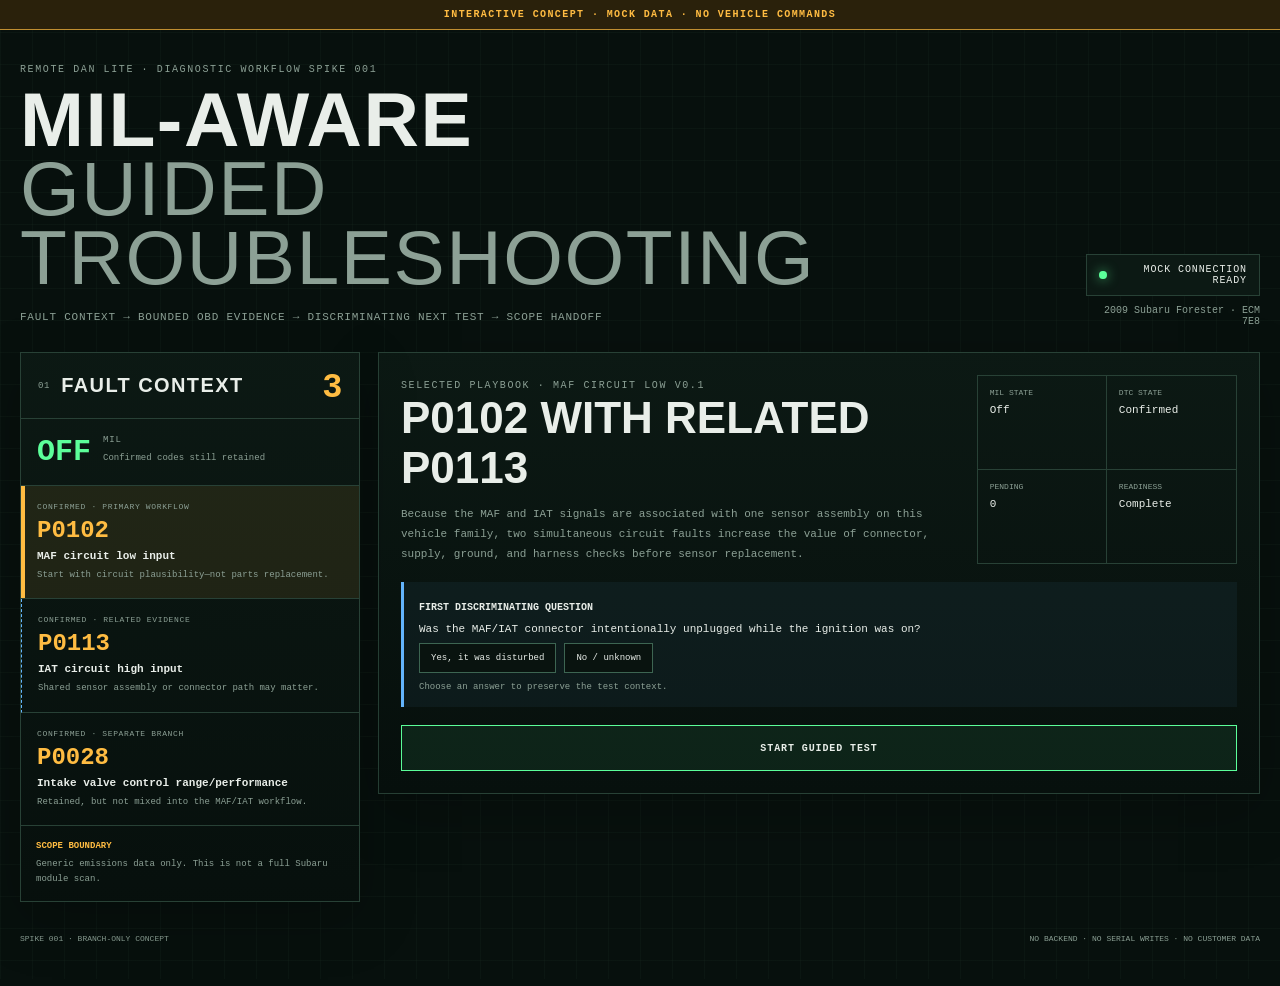
<file: spikes/001-mil-guided-troubleshooting/index.html>
<!doctype html>
<html lang="en">
<head>
  <meta charset="utf-8">
  <meta name="viewport" content="width=device-width, initial-scale=1">
  <meta name="robots" content="noindex,nofollow,noarchive">
  <title>MIL-Aware Guided Troubleshooting · RDL Concept</title>
  <link rel="stylesheet" href="styles.css">
</head>
<body>
  <div class="mock-banner">INTERACTIVE CONCEPT · MOCK DATA · NO VEHICLE COMMANDS</div>
  <div class="shell">
    <header class="masthead">
      <div>
        <p class="kicker">Remote Dan Lite · Diagnostic workflow spike 001</p>
        <h1>MIL-Aware <span>Guided Troubleshooting</span></h1>
        <p class="dek">Fault context → bounded OBD evidence → discriminating next test → scope handoff</p>
      </div>
      <div class="status-stack">
        <span class="state-chip ready"><i></i>Mock connection ready</span>
        <small>2009 Subaru Forester · ECM 7E8</small>
      </div>
    </header>

    <main class="layout">
      <aside class="fault-rail panel" aria-labelledby="fault-heading">
        <div class="panel-heading"><div><span>01</span><h2 id="fault-heading">Fault context</h2></div><b class="count">3</b></div>
        <div class="mil-strip"><span>MIL</span><strong>OFF</strong><small>Confirmed codes still retained</small></div>
        <button class="fault-card selected" type="button" aria-pressed="true" data-fault="P0102">
          <span class="fault-state">Confirmed · primary workflow</span><strong>P0102</strong><b>MAF circuit low input</b><small>Start with circuit plausibility—not parts replacement.</small>
        </button>
        <button class="fault-card related" type="button" aria-pressed="false" data-fault="P0113">
          <span class="fault-state">Confirmed · related evidence</span><strong>P0113</strong><b>IAT circuit high input</b><small>Shared sensor assembly or connector path may matter.</small>
        </button>
        <button class="fault-card" type="button" aria-pressed="false" data-fault="P0028">
          <span class="fault-state">Confirmed · separate branch</span><strong>P0028</strong><b>Intake valve control range/performance</b><small>Retained, but not mixed into the MAF/IAT workflow.</small>
        </button>
        <div class="scope-note"><b>Scope boundary</b><span>Generic emissions data only. This is not a full Subaru module scan.</span></div>
      </aside>

      <section class="workspace">
        <section class="panel hero" id="launch-panel">
          <div class="hero-copy">
            <span class="eyebrow">Selected playbook · MAF circuit low v0.1</span>
            <h2>P0102 with related P0113</h2>
            <p>Because the MAF and IAT signals are associated with one sensor assembly on this vehicle family, two simultaneous circuit faults increase the value of connector, supply, ground, and harness checks before sensor replacement.</p>
          </div>
          <dl class="truth-grid">
            <div><dt>MIL state</dt><dd>Off</dd></div><div><dt>DTC state</dt><dd>Confirmed</dd></div><div><dt>Pending</dt><dd>0</dd></div><div><dt>Readiness</dt><dd>Complete</dd></div>
          </dl>
          <div class="history-question"><strong>First discriminating question</strong><p>Was the MAF/IAT connector intentionally unplugged while the ignition was on?</p><div><button type="button" data-history="yes">Yes, it was disturbed</button><button type="button" data-history="no">No / unknown</button></div><small id="history-result">Choose an answer to preserve the test context.</small></div>
          <button class="primary-action" id="start-guide" type="button">Start guided test</button>
        </section>

        <section id="guided-workflow" class="guided-workflow" hidden>
          <nav class="stepper panel" aria-label="Guided test stages">
            <button type="button" data-step-target="context" aria-current="step"><span>01</span>Context</button>
            <button type="button" data-step-target="obd"><span>02</span>OBD test</button>
            <button type="button" data-step-target="interpret"><span>03</span>Interpret</button>
            <button type="button" data-step-target="scope"><span>04</span>Scope</button>
            <button type="button" data-step-target="evidence"><span>05</span>Evidence</button>
          </nav>

          <section class="workflow-step panel" data-step="context">
            <div class="panel-heading"><div><span>02A</span><h2>Freeze the diagnostic context</h2></div><span class="status-label">Step 1 of 5</span></div>
            <div class="step-body two-col">
              <div>
                <h3>Captured automatically</h3>
                <ul class="check-list"><li class="done">VIN shape and ECM responder</li><li class="done">MIL, readiness, stored and pending state</li><li class="done">Supported PID map</li><li class="warn">Mode $02 freeze frame · availability not yet proven</li><li class="done">Module voltage and connection generation</li></ul>
              </div>
              <div class="reason-card"><span>Why this branch</span><strong>P0102 + P0113</strong><p>Two circuit faults from a combined sensing assembly make shared connector, feed, reference, ground, or harness conditions more useful to test than guessing at two independent failures.</p></div>
            </div>
            <div class="step-actions"><button class="secondary-action" type="button" data-step-next="obd">Configure bounded OBD test</button></div>
          </section>

          <section class="workflow-step panel" data-step="obd" hidden>
            <div class="panel-heading"><div><span>02B</span><h2>Bounded OBD plausibility test</h2></div><span class="status-label live">Mock stream</span></div>
            <p class="step-intro">Choose a controlled operating event. The playbook records only the PIDs needed to answer whether airflow, temperature, pressure, and engine state move together.</p>
            <div class="event-buttons" role="group" aria-label="Operating event">
              <button id="event-koeo" type="button" data-event="koeo" aria-pressed="true">KOEO</button>
              <button id="event-idle" type="button" data-event="idle" aria-pressed="false">Warm idle</button>
              <button id="event-2500" type="button" data-event="rpm2500" aria-pressed="false">2,500 RPM</button>
              <button id="event-snap" type="button" data-event="snap" aria-pressed="false">Throttle snap</button>
            </div>
            <div class="stream-layout">
              <div class="trend-panel">
                <div class="trend-heading"><div><span>MAF response trend</span><strong id="event-name">Ignition on · engine off</strong></div><small>Illustrative shape only</small></div>
                <svg id="trend-chart" viewBox="0 0 640 220" role="img" aria-label="Mock MAF response trend"><g class="grid-lines"><path d="M0 44H640M0 88H640M0 132H640M0 176H640"/><path d="M80 0V220M160 0V220M240 0V220M320 0V220M400 0V220M480 0V220M560 0V220"/></g><polyline id="trend-line" points="0,190 80,189 160,190 240,188 320,189 400,190 480,189 560,190 640,189"/></svg>
                <p id="event-observation">KOEO establishes whether MAF reports near-zero flow and whether IAT is plausible before the engine starts.</p>
              </div>
              <div class="pid-grid" aria-label="Mock OBD values">
                <article class="pid-card"><span>Engine speed</span><strong id="pid-rpm">0</strong><small>rpm</small></article>
                <article class="pid-card emphasis"><span>Mass airflow</span><strong id="pid-maf-imperial">0.000</strong><small>lb/min</small><b id="pid-maf-metric">0.00 g/s</b></article>
                <article class="pid-card"><span>Intake air</span><strong id="pid-iat">68</strong><small>°F</small></article>
                <article class="pid-card"><span>Manifold pressure</span><strong id="pid-map">14.5</strong><small>psi</small></article>
                <article class="pid-card"><span>Fuel trim short</span><strong id="pid-stft">0.0</strong><small>%</small></article>
                <article class="pid-card"><span>Fuel trim long</span><strong id="pid-ltft">4.7</strong><small>%</small></article>
                <article class="pid-card"><span>Throttle</span><strong id="pid-throttle">17</strong><small>%</small></article>
                <article class="pid-card"><span>Module voltage</span><strong id="pid-voltage">12.4</strong><small>V</small></article>
              </div>
            </div>
            <div class="step-actions"><button class="secondary-action" type="button" data-step-next="interpret">Interpret captured relationships</button></div>
          </section>

          <section class="workflow-step panel" data-step="interpret" hidden>
            <div class="panel-heading"><div><span>02C</span><h2>Interpret the evidence</h2></div><span class="status-label planned">Technician decision</span></div>
            <div class="interpret-grid">
              <article><span>Question 1</span><strong>Did reported MAF respond consistently with RPM and load?</strong><div><button type="button" data-decision="maf-plausible">Yes</button><button type="button" data-decision="maf-inconclusive">No / inconclusive</button></div></article>
              <article><span>Question 2</span><strong>Was IAT plausible relative to ambient and coolant?</strong><div><button type="button" data-decision="iat-plausible">Yes</button><button type="button" data-decision="iat-inconclusive">No / inconclusive</button></div></article>
              <article class="interpret-result"><span>Current branch</span><strong id="interpret-heading">Awaiting observations</strong><p id="interpret-copy">The mock will not condemn a sensor from a DTC alone. Record the controlled events, then choose the observation that matches the evidence.</p></article>
            </div>
            <div class="step-actions"><button class="primary-action compact" id="escalate-scope" type="button">Escalate to scope</button><button class="secondary-action" type="button" data-step-next="evidence">OBD evidence is conclusive</button></div>
          </section>

          <section class="workflow-step panel" id="scope-handoff" data-step="scope" hidden>
            <div class="panel-heading"><div><span>02D</span><h2>PicoScope escalation handoff</h2></div><span class="status-label blocked">Pinout blocked</span></div>
            <div class="scope-warning"><strong>Vehicle-specific pinout required</strong><p>The preset can configure measurement roles, ranges, timebase, and evidence markers. It must not invent connector pins, wire colors, or backprobe locations.</p></div>
            <div class="scope-channels">
              <article class="scope-channel channel-a"><b>A</b><div><strong>MAF signal</strong><span>Analog response at the verified test point</span></div><small>0–5 V · 20 ms/div starting preset</small></article>
              <article class="scope-channel channel-b"><b>B</b><div><strong>Sensor ground</strong><span>Loaded ground offset / voltage drop</span></div><small>±1 V · DC coupled</small></article>
              <article class="scope-channel channel-c"><b>C</b><div><strong>Sensor supply</strong><span>Feed stability during the failing event</span></div><small>0–20 V · DC coupled</small></article>
            </div>
            <div class="scope-actions"><button class="primary-action compact" id="load-scope-preset" type="button">Load scope preset</button><p id="scope-status">Preset not loaded. Wiring instructions remain blocked.</p></div>
            <div class="step-actions"><button class="secondary-action" type="button" data-step-next="evidence">Review evidence package</button></div>
          </section>

          <section class="workflow-step panel" data-step="evidence" hidden>
            <div class="panel-heading"><div><span>02E</span><h2>Diagnostic evidence package</h2></div><span class="status-label live">Draft</span></div>
            <div class="evidence-layout">
              <div><h3>Evidence collected</h3><ul id="evidence-list" class="evidence-list"><li>Fault context · P0102/P0113 relationship</li><li>MIL OFF · three confirmed codes</li></ul></div>
              <div class="finding-card"><span>Current finding</span><strong id="finding-title">Workflow demonstration only</strong><p id="finding-copy">No component conclusion is made from mock values. A real run would retain raw OBD data, scope captures, event markers, technician decisions, and the exact playbook revision.</p></div>
            </div>
            <button class="secondary-action full" id="restart-guide" type="button">Restart mock workflow</button>
          </section>
        </section>
      </section>
    </main>
    <footer><span>Spike 001 · branch-only concept</span><span>No backend · no serial writes · no customer data</span></footer>
  </div>
  <script src="app.js"></script>
</body>
</html>
</file>
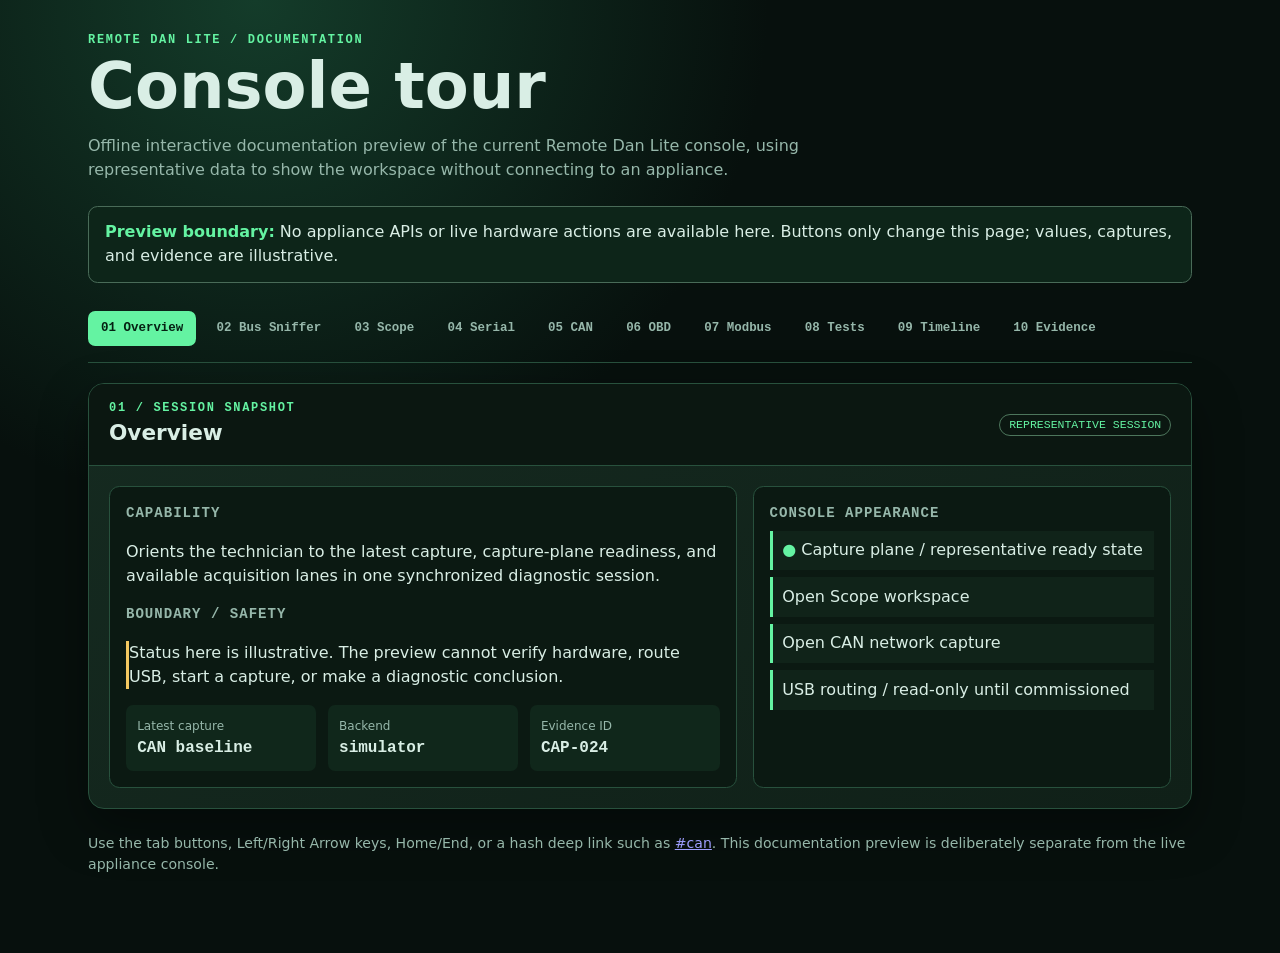
<file: docs/console-tour.html>
<!doctype html>
<html lang="en">
<head>
  <meta charset="utf-8">
  <meta name="viewport" content="width=device-width, initial-scale=1">
  <title>Remote Dan Lite console tour</title>
  <style>
    :root { color-scheme: dark; --ink:#d9eee5; --muted:#96b7aa; --bg:#07100d; --panel:#102018; --panel-hi:#152a20; --line:#28513d; --green:#64f3a2; --amber:#f4c861; --red:#ff8a85; --mono:ui-monospace,SFMono-Regular,Consolas,monospace; --sans:Inter,system-ui,sans-serif; }
    * { box-sizing:border-box; } body { margin:0; min-height:100vh; color:var(--ink); font:16px/1.5 var(--sans); background:radial-gradient(circle at 20% 0, #143c2a 0, transparent 32rem),var(--bg); }
    .shell { max-width:1200px; margin:auto; padding:2rem clamp(1rem,4vw,3rem) 4rem; } .eyebrow { margin:0; color:var(--green); font:700 .75rem/1.4 var(--mono); letter-spacing:.14em; text-transform:uppercase; }
    h1 { margin:.3rem 0; font-size:clamp(2rem,5vw,4rem); line-height:1; } h2 { margin:0; font-size:1.35rem; } h3 { margin:0 0 .4rem; font-size:.88rem; font-family:var(--mono); letter-spacing:.07em; text-transform:uppercase; color:var(--muted); }
    .intro { max-width:78ch; color:var(--muted); } .notice { margin:1.5rem 0; padding:.85rem 1rem; border:1px solid #496b58; border-radius:.6rem; background:#0d2519; } .notice strong { color:var(--green); }
    [role="tablist"] { display:flex; gap:.45rem; overflow-x:auto; padding:.25rem 0 1rem; border-bottom:1px solid var(--line); } [role="tab"] { flex:0 0 auto; border:1px solid transparent; border-radius:.45rem; padding:.6rem .75rem; color:var(--muted); background:transparent; font:700 .78rem var(--mono); cursor:pointer; } [role="tab"]:hover,[role="tab"]:focus-visible { outline:none; border-color:var(--green); color:var(--ink); } [role="tab"][aria-selected="true"] { color:#052012; background:var(--green); }
    [role="tabpanel"] { margin-top:1.25rem; } .console { overflow:hidden; border:1px solid var(--line); border-radius:1rem; background:linear-gradient(145deg,var(--panel-hi),var(--panel)); box-shadow:0 1.2rem 3rem #0006; } .console-head { display:flex; justify-content:space-between; gap:1rem; align-items:center; padding:1rem 1.25rem; border-bottom:1px solid var(--line); background:#0b1711; } .chip { border:1px solid #4d765c; border-radius:999px; padding:.22rem .55rem; color:var(--green); font:.72rem var(--mono); white-space:nowrap; }
    .content { display:grid; gap:1rem; grid-template-columns:1.2fr .8fr; padding:1.25rem; } .card { min-width:0; padding:1rem; border:1px solid var(--line); border-radius:.65rem; background:#0b1912; } .metric { display:grid; grid-template-columns:repeat(3,1fr); gap:.75rem; } .metric div { padding:.7rem; border-radius:.45rem; background:#10271b; } .metric span { display:block; color:var(--muted); font-size:.75rem; } .metric strong { font-family:var(--mono); font-size:1rem; }
    .wave { position:relative; height:126px; overflow:hidden; border-radius:.45rem; background:repeating-linear-gradient(0deg,transparent 0 25px,#2a4c3b 26px 27px),repeating-linear-gradient(90deg,transparent 0 39px,#2a4c3b 40px 41px),#07120d; } .wave svg { width:100%; height:100%; } .list { display:grid; gap:.45rem; padding:0; margin:0; list-style:none; } .list li { padding:.48rem .6rem; border-left:3px solid var(--green); background:#102319; } .muted { color:var(--muted); } .status-ok { color:var(--green); } .status-warn { color:var(--amber); } .status-stop { color:var(--red); } .boundary { border-left:3px solid var(--amber); } .mono { font-family:var(--mono); } button.demo { margin-top:.75rem; padding:.55rem .7rem; border:1px solid #527762; border-radius:.4rem; background:#183823; color:var(--ink); font:700 .75rem var(--mono); } button.demo:disabled { opacity:.7; cursor:not-allowed; }
    .footer { margin-top:1.5rem; color:var(--muted); font-size:.88rem; } @media (max-width:720px) { .content { grid-template-columns:1fr; } .metric { grid-template-columns:1fr; } .console-head { align-items:flex-start; flex-direction:column; } }
  </style>
</head>
<body>
  <main class="shell">
    <p class="eyebrow">Remote Dan Lite / documentation</p>
    <h1>Console tour</h1>
    <p class="intro">Offline interactive documentation preview of the current Remote Dan Lite console, using representative data to show the workspace without connecting to an appliance.</p>
    <p class="notice"><strong>Preview boundary:</strong> No appliance APIs or live hardware actions are available here. Buttons only change this page; values, captures, and evidence are illustrative.</p>

    <nav aria-label="Console tour workspaces">
      <div role="tablist" aria-label="Remote Dan Lite workspaces">
        <button type="button" role="tab" id="tour-tab-overview" data-tab="overview" aria-controls="tour-panel-overview" aria-selected="true" tabindex="0">01 Overview</button>
        <button type="button" role="tab" id="tour-tab-bus-sniffer" data-tab="bus-sniffer" aria-controls="tour-panel-bus-sniffer" aria-selected="false" tabindex="-1">02 Bus Sniffer</button>
        <button type="button" role="tab" id="tour-tab-scope" data-tab="scope" aria-controls="tour-panel-scope" aria-selected="false" tabindex="-1">03 Scope</button>
        <button type="button" role="tab" id="tour-tab-serial" data-tab="serial" aria-controls="tour-panel-serial" aria-selected="false" tabindex="-1">04 Serial</button>
        <button type="button" role="tab" id="tour-tab-can" data-tab="can" aria-controls="tour-panel-can" aria-selected="false" tabindex="-1">05 CAN</button>
        <button type="button" role="tab" id="tour-tab-obd" data-tab="obd" aria-controls="tour-panel-obd" aria-selected="false" tabindex="-1">06 OBD</button>
        <button type="button" role="tab" id="tour-tab-modbus" data-tab="modbus" aria-controls="tour-panel-modbus" aria-selected="false" tabindex="-1">07 Modbus</button>
        <button type="button" role="tab" id="tour-tab-tests" data-tab="tests" aria-controls="tour-panel-tests" aria-selected="false" tabindex="-1">08 Tests</button>
        <button type="button" role="tab" id="tour-tab-timeline" data-tab="timeline" aria-controls="tour-panel-timeline" aria-selected="false" tabindex="-1">09 Timeline</button>
        <button type="button" role="tab" id="tour-tab-evidence" data-tab="evidence" aria-controls="tour-panel-evidence" aria-selected="false" tabindex="-1">10 Evidence</button>
      </div>
    </nav>

    <section class="console" id="tour-panel-overview" role="tabpanel" aria-labelledby="tour-tab-overview" data-panel="overview">
      <header class="console-head"><div><p class="eyebrow">01 / session snapshot</p><h2>Overview</h2></div><span class="chip">REPRESENTATIVE SESSION</span></header>
      <div class="content"><div class="card"><h3>Capability</h3><p>Orients the technician to the latest capture, capture-plane readiness, and available acquisition lanes in one synchronized diagnostic session.</p><h3>Boundary / safety</h3><p class="boundary">Status here is illustrative. The preview cannot verify hardware, route USB, start a capture, or make a diagnostic conclusion.</p><div class="metric"><div><span>Latest capture</span><strong>CAN baseline</strong></div><div><span>Backend</span><strong>simulator</strong></div><div><span>Evidence ID</span><strong>CAP-024</strong></div></div></div><aside class="card"><h3>Console appearance</h3><ul class="list"><li><span class="status-ok">●</span> Capture plane / representative ready state</li><li>Open Scope workspace</li><li>Open CAN network capture</li><li>USB routing / read-only until commissioned</li></ul></aside></div>
    </section>

    <section class="console" id="tour-panel-bus-sniffer" role="tabpanel" aria-labelledby="tour-tab-bus-sniffer" data-panel="bus-sniffer" hidden>
      <header class="console-head"><div><p class="eyebrow">02 / passive classification</p><h2>Bus Sniffer</h2></div><span class="chip">AWAITING SURVEY</span></header>
      <div class="content"><div class="card"><h3>Capability</h3><p>Combines bounded fast, context, and sparse windows to rank electrical topology and recommend a compatible existing workspace.</p><h3>Boundary / safety</h3><p class="boundary">Unverified connections remain blocked. Passive observation does not prove an application protocol, and software cannot make an unknown ground connection safe.</p><button class="demo" type="button" disabled>Identify bus — passive (preview only)</button></div><aside class="card"><h3>Console appearance</h3><ul class="list"><li>Verified connection: <strong class="status-stop">Unknown / blocked</strong></li><li>Likely family: RS-485 candidate</li><li>Confidence: medium only after repeatable framing</li><li>Recommended lane: receive-only Serial</li></ul></aside></div>
    </section>

    <section class="console" id="tour-panel-scope" role="tabpanel" aria-labelledby="tour-tab-scope" data-panel="scope" hidden>
      <header class="console-head"><div><p class="eyebrow">03 / physical signals</p><h2>Scope</h2></div><span class="chip">PROFILE: GENERAL</span></header>
      <div class="content"><div class="card"><h3>Capability</h3><p>Configures four channels, coupling, input range, probe scaling, and a bounded capture window for physical-signal evidence.</p><h3>Boundary / safety</h3><p class="boundary">Profiles are starting points, not conclusions. Secondary ignition requires a capacitive pickup; never connect a scope lead directly to secondary ignition.</p><div class="wave" aria-label="Representative scope waveform"><svg viewBox="0 0 700 126" preserveAspectRatio="none" aria-hidden="true"><path d="M0 76 L50 74 65 30 75 95 90 76 135 75 150 48 165 102 180 76 250 75 265 25 280 104 295 76 700 75" fill="none" stroke="#64f3a2" stroke-width="3"/></svg></div></div><aside class="card"><h3>Console appearance</h3><ul class="list"><li>Window: 200 ms / 500 kS/s</li><li>Channel A: crank sensor / ±20 V</li><li>Channel B: sync / AC coupled</li><li>Auto-scale suggestions apply only to the next capture</li></ul></aside></div>
    </section>

    <section class="console" id="tour-panel-serial" role="tabpanel" aria-labelledby="tour-tab-serial" data-panel="serial" hidden>
      <header class="console-head"><div><p class="eyebrow">04 / passive receive lane</p><h2>Serial</h2></div><span class="chip">RX ONLY</span></header>
      <div class="content"><div class="card"><h3>Capability</h3><p>Preserves raw receive bytes, timing chunks, transcript, configured framing, and conservative protocol fingerprints for a selected serial identity.</p><h3>Boundary / safety</h3><p class="boundary">The application opens receive-only, but electrical passivity still requires TXD, DTR, RTS, and other outputs to be physically disconnected and insulated.</p><pre class="mono">01 03 00 6B 00 03 74 17
candidate: Modbus RTU</pre></div><aside class="card"><h3>Console appearance</h3><ul class="list"><li>Device: stable C662 identity</li><li>Framing: 9600 / 8N1 configured</li><li>Valid frames: 2</li><li>Confidence: candidate, not identity proof</li></ul></aside></div>
    </section>

    <section class="console" id="tour-panel-can" role="tabpanel" aria-labelledby="tour-tab-can" data-panel="can" hidden>
      <header class="console-head"><div><p class="eyebrow">05 / commissioned network harness</p><h2>CAN</h2></div><span class="chip">PASSIVE ANALYSIS</span></header>
      <div class="content"><div class="card"><h3>Capability</h3><p>Reviews fixed VBAT, CAN-H, and CAN-L capture evidence for bus load, bitrate, frame form, identifiers, physical-layer measurements, and CRC-gated fingerprints.</p><h3>Boundary / safety</h3><p class="boundary">Bitrate or voltage shape alone never proves a protocol. This preview cannot attach to a vehicle or transmit, acknowledge, terminate, bias, or alter a network.</p><div class="wave" aria-label="Representative CAN differential waveform"><svg viewBox="0 0 700 126" preserveAspectRatio="none" aria-hidden="true"><path d="M0 84 L60 84 70 35 92 35 102 84 145 84 155 35 175 35 185 84 255 84 265 35 285 35 295 84 700 84" fill="none" stroke="#61dff0" stroke-width="3"/></svg></div></div><aside class="card"><h3>Console appearance</h3><ul class="list"><li>Battery voltage: 12.46 V</li><li>Nominal rate: 500 kbit/s</li><li>Bus load: 18.4%</li><li>Fingerprint: J1939 candidate / CRC-gated</li></ul></aside></div>
    </section>

    <section class="console" id="tour-panel-obd" role="tabpanel" aria-labelledby="tour-tab-obd" data-panel="obd" hidden>
      <header class="console-head"><div><p class="eyebrow">06 / SAE J1979 emissions diagnostics</p><h2>OBD</h2></div><span class="chip">READ-ONLY HARDWARE</span></header>
      <div class="content"><div class="card"><h3>Capability</h3><p>Shows the OBDLink SX workspace for supported live PIDs, readiness, stored/pending/permanent emissions DTCs, VIN, customer and vehicle records, and checksum-backed evidence snapshots.</p><h3>Boundary / safety</h3><p class="boundary">This preview cannot connect to an adapter or vehicle. The live hardware path is commissioned only for ISO 15765-4 CAN 11/500 emissions diagnostics, and Mode $04 clearing remains disabled.</p><button class="demo" type="button" disabled>Read OBD data (preview only)</button></div><aside class="card"><h3>Console appearance</h3><ul class="list"><li>Adapter: OBDLink SX</li><li>Protocol: ISO 15765-4 CAN 11/500</li><li>Readiness and DTC classes remain distinct</li><li>Saved observations retain raw-response lineage</li></ul></aside></div>
    </section>

    <section class="console" id="tour-panel-modbus" role="tabpanel" aria-labelledby="tour-tab-modbus" data-panel="modbus" hidden>
      <header class="console-head"><div><p class="eyebrow">07 / network identity discovery</p><h2>Modbus</h2></div><span class="chip">READ-ONLY DESIGN</span></header>
      <div class="content"><div class="card"><h3>Capability</h3><p>Shows bounded, manually initiated interface-selected HICP plus Modbus 43/14 identity discovery and preserves transaction outcomes.</p><h3>Boundary / safety</h3><p class="boundary">There are no register reads, retries, or writes in this workflow. Representative device rows are not network observations.</p><button class="demo" type="button" disabled>Start discovery (preview only)</button></div><aside class="card"><h3>Console appearance</h3><ul class="list"><li>Interface: 192.168.10.0/24</li><li>Confirmed identities: 2</li><li>Anybus gateway: observed</li><li>Writes performed: <strong class="status-ok">0</strong></li></ul></aside></div>
    </section>

    <section class="console" id="tour-panel-tests" role="tabpanel" aria-labelledby="tour-tab-tests" data-panel="tests" hidden>
      <header class="console-head"><div><p class="eyebrow">08 / guided workflows</p><h2>Tests</h2></div><span class="chip">EVIDENCE-FIRST</span></header>
      <div class="content"><div class="card"><h3>Capability</h3><p>Packages repeatable guided workflows such as relative compression and cylinder contribution around the shared capture engines and their raw evidence.</p><h3>Boundary / safety</h3><p class="boundary">A test result preserves calculations, confidence, and technician interpretation; it does not automatically claim a fault cause or operate the vehicle.</p><div class="metric"><div><span>Selected test</span><strong>Relative compression</strong></div><div><span>Evidence</span><strong>CAP-024</strong></div><div><span>Interpretation</span><strong>pending</strong></div></div></div><aside class="card"><h3>Console appearance</h3><ul class="list"><li>Guided setup prompts</li><li>Capture reuse rather than a separate engine</li><li>Calculation visibility</li><li>Operator finding remains explicit</li></ul></aside></div>
    </section>

    <section class="console" id="tour-panel-timeline" role="tabpanel" aria-labelledby="tour-tab-timeline" data-panel="timeline" hidden>
      <header class="console-head"><div><p class="eyebrow">09 / timing context</p><h2>Timeline</h2></div><span class="chip">SESSION ORDER</span></header>
      <div class="content"><div class="card"><h3>Capability</h3><p>Places captures, guided tests, notes, and event markers in durable session order so a reviewer can reconstruct timing context.</p><h3>Boundary / safety</h3><p class="boundary">Preview timestamps are representative. Timeline order improves traceability but cannot substitute for synchronized source timing or a technician's observation.</p><ol class="list"><li><span class="mono">09:41:02</span> Session opened</li><li><span class="mono">09:43:18</span> CAN baseline captured</li><li><span class="mono">09:46:09</span> Operator note added</li></ol></div><aside class="card"><h3>Console appearance</h3><ul class="list"><li>Session: CASE-017</li><li>Markers: 3</li><li>Captures: 2</li><li>All dates shown are example data</li></ul></aside></div>
    </section>

    <section class="console" id="tour-panel-evidence" role="tabpanel" aria-labelledby="tour-tab-evidence" data-panel="evidence" hidden>
      <header class="console-head"><div><p class="eyebrow">10 / durable review package</p><h2>Evidence</h2></div><span class="chip">CHECKSUM LINEAGE</span></header>
      <div class="content"><div class="card"><h3>Capability</h3><p>Indexes artifacts through asset, case, session, capture, and artifact lineage while keeping raw files ordinary downloadable evidence objects.</p><h3>Boundary / safety</h3><p class="boundary">The listed manifest and hashes are illustrative. This page cannot generate, download, verify, or alter actual appliance evidence.</p><ul class="list"><li><span class="mono">capture.csv</span> / raw waveform</li><li><span class="mono">summary.json</span> / measurements and provenance</li><li><span class="mono">manifest.json</span> / SHA-256 inventory</li></ul></div><aside class="card"><h3>Console appearance</h3><ul class="list"><li>Capture: CAP-024</li><li>Artifacts: 5</li><li>Integrity: representative manifest</li><li>Review state: ready for technician export</li></ul></aside></div>
    </section>

    <p class="footer">Use the tab buttons, Left/Right Arrow keys, Home/End, or a hash deep link such as <a href="#can">#can</a>. This documentation preview is deliberately separate from the live appliance console.</p>
  </main>
  <script>
    (() => {
      const tabs = [...document.querySelectorAll('[role="tab"]')];
      const panels = [...document.querySelectorAll('[role="tabpanel"]')];
      const tabByName = new Map(tabs.map((tab) => [tab.dataset.tab, tab]));
      function activateTab(name, focus = false) {
        const selected = tabByName.get(name) || tabs[0];
        tabs.forEach((tab) => { const active = tab === selected; tab.setAttribute('aria-selected', String(active)); tab.tabIndex = active ? 0 : -1; });
        panels.forEach((panel) => { panel.hidden = panel.dataset.panel !== selected.dataset.tab; });
        if (focus) selected.focus();
        if (window.location.hash !== `#${selected.dataset.tab}`) history.replaceState(null, '', `#${selected.dataset.tab}`);
      }
      tabs.forEach((tab, index) => {
        tab.addEventListener('click', () => activateTab(tab.dataset.tab));
        tab.addEventListener("keydown", (event) => {
          const keys = { "ArrowRight": 1, "ArrowLeft": -1, Home: -index, End: tabs.length - index - 1 };
          if (!(event.key in keys)) return;
          event.preventDefault();
          activateTab(tabs[(index + keys[event.key] + tabs.length) % tabs.length].dataset.tab, true);
        });
      });
      window.addEventListener('hashchange', () => activateTab(window.location.hash.slice(1)));
      activateTab(window.location.hash.slice(1));
    })();
  </script>
</body>
</html>
</file>
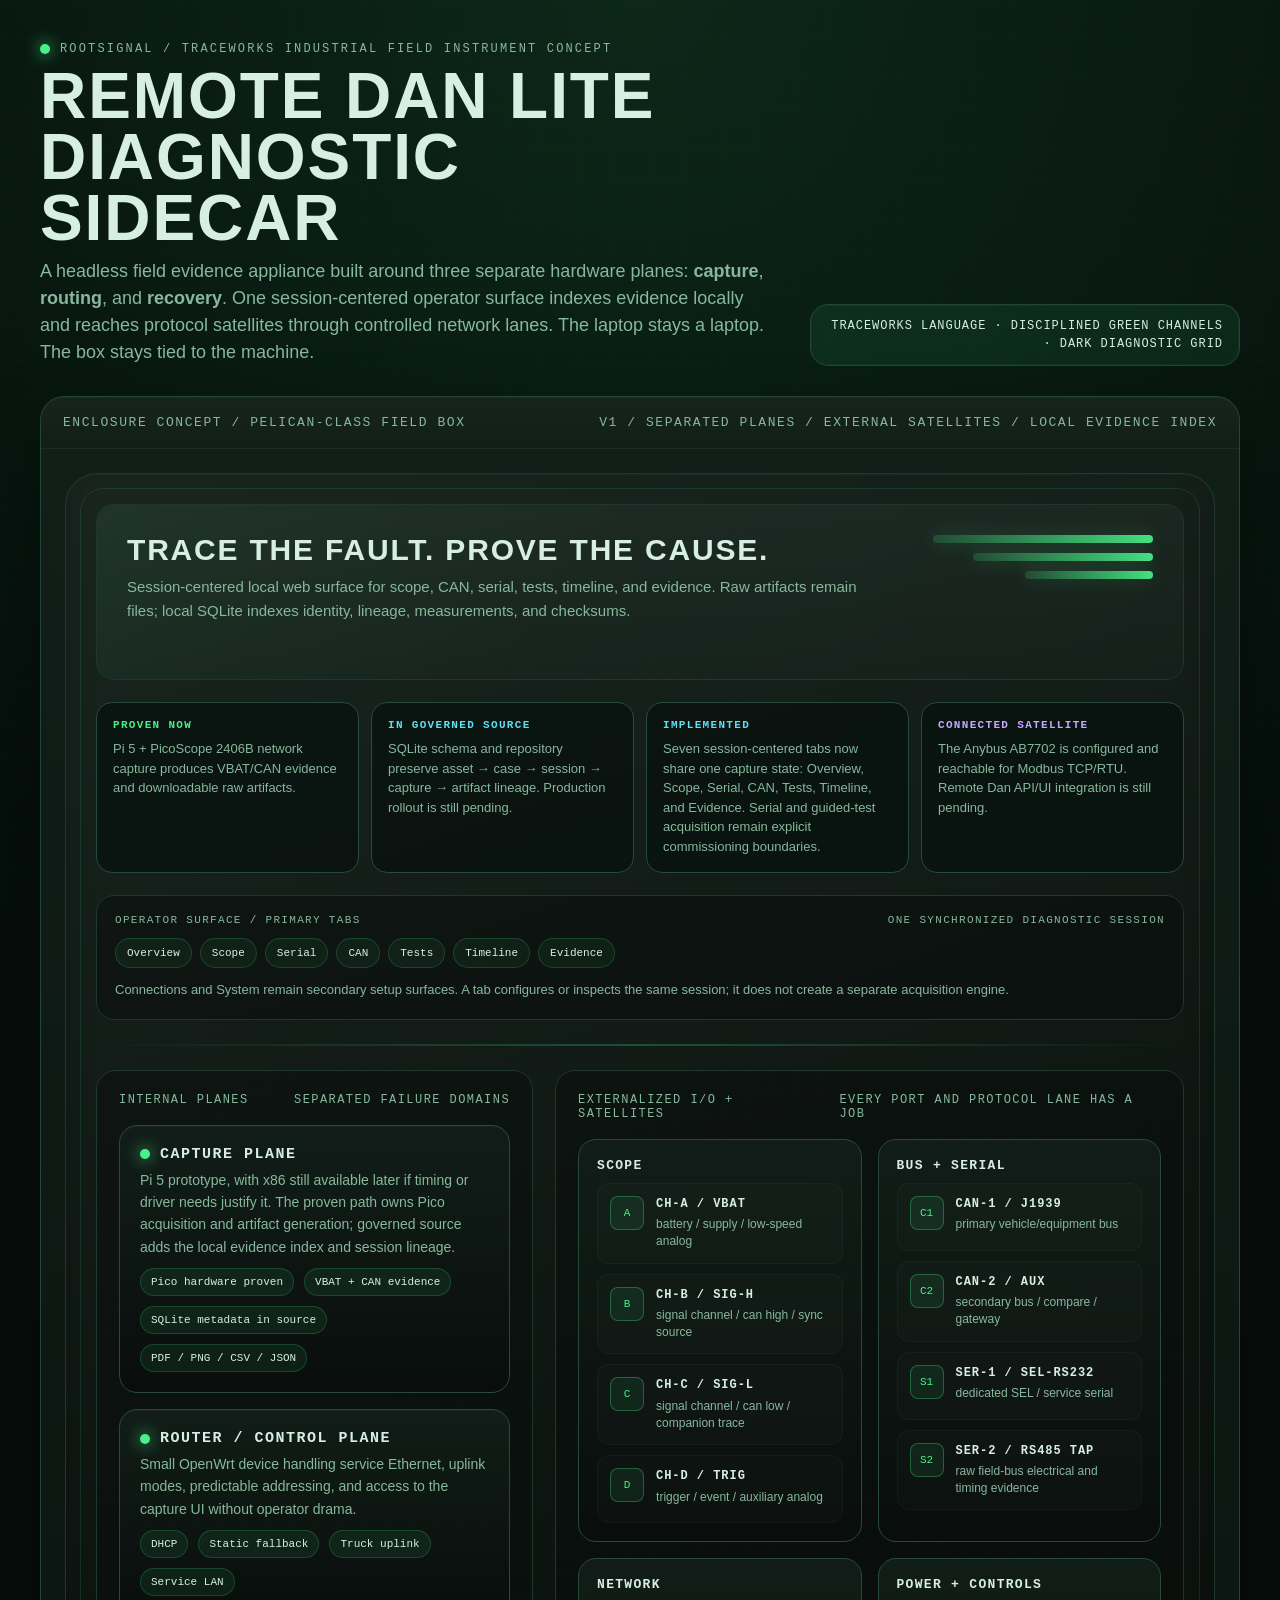
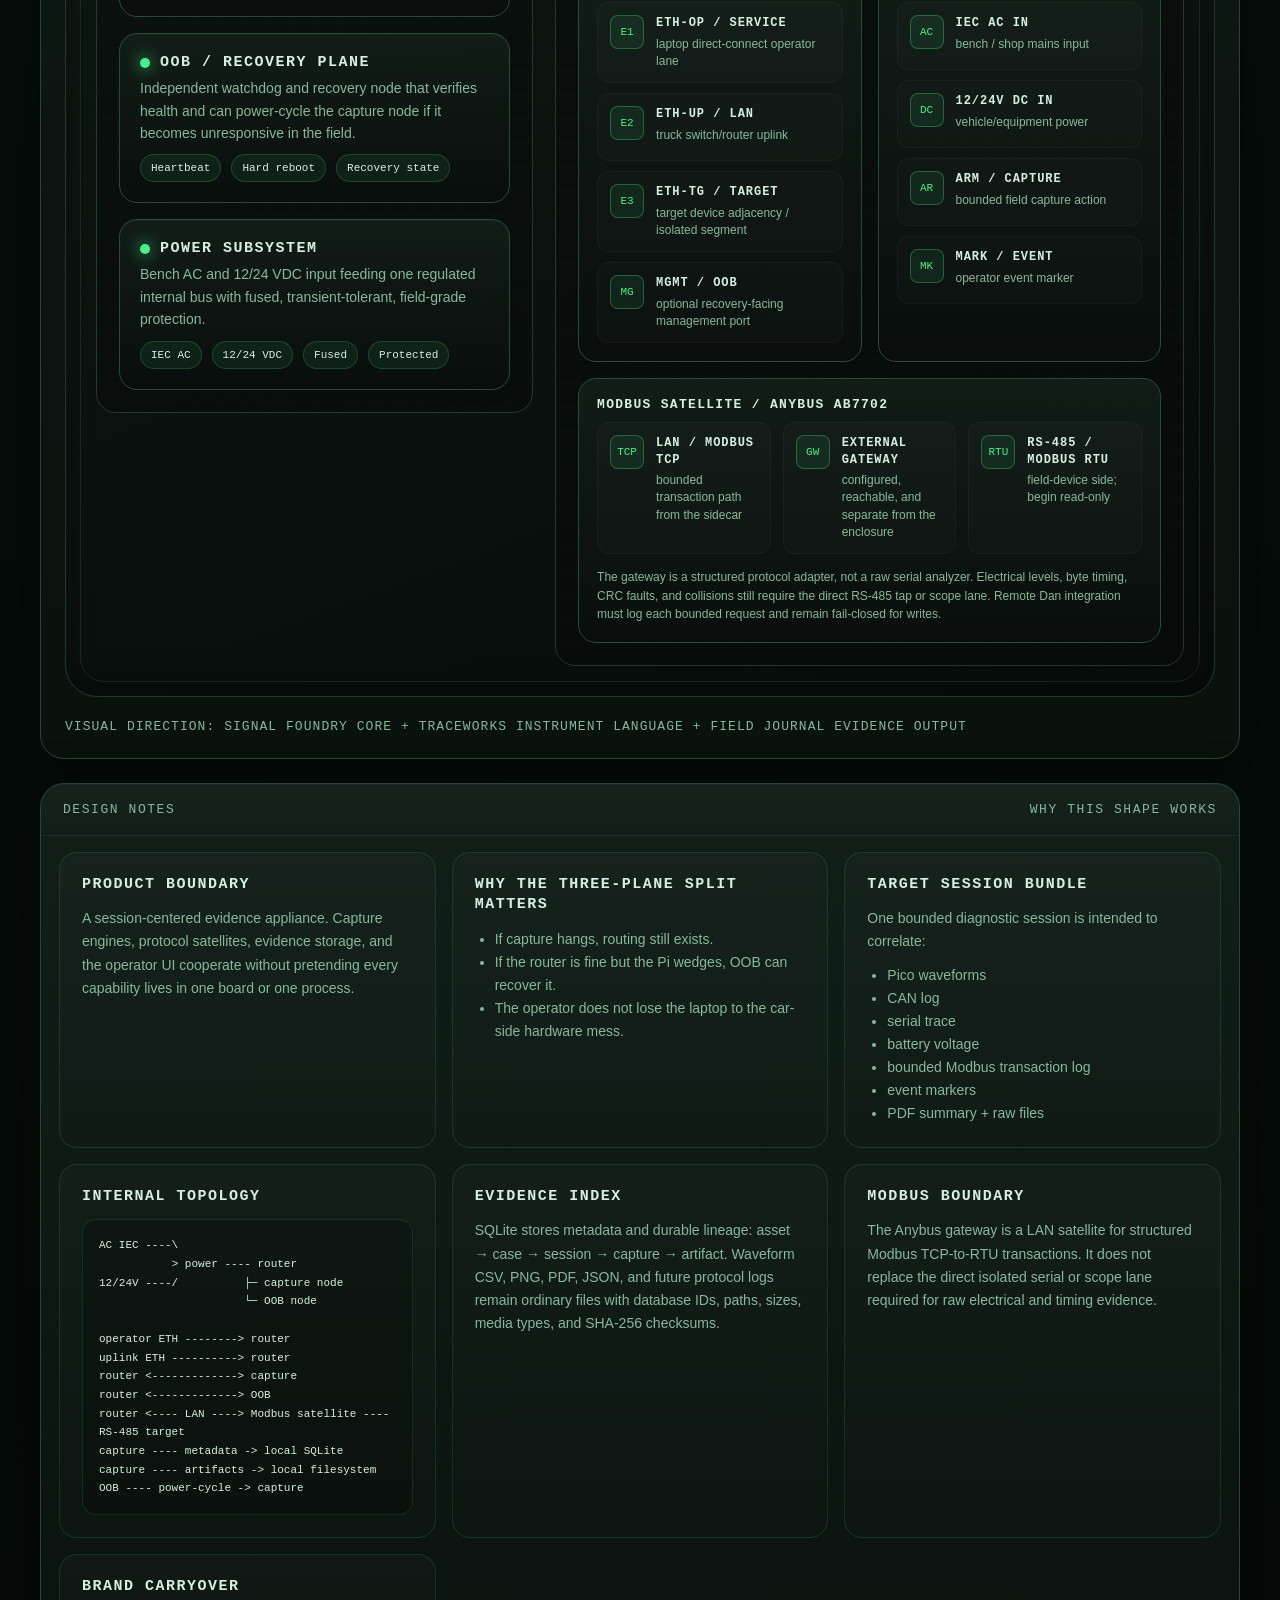
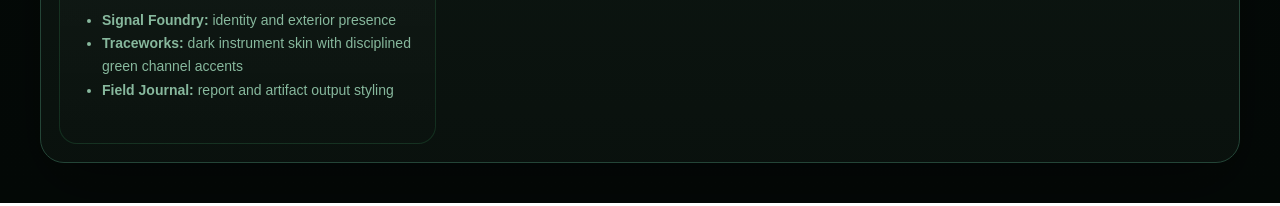
<file: docs/remote-dan-lite-v1-concept.html>
<!DOCTYPE html>
<html lang="en">
<head>
  <meta charset="UTF-8" />
  <meta name="viewport" content="width=device-width, initial-scale=1.0" />
  <title>Remote Dan Lite v1 — Traceworks Box Concept</title>
  <style>
    :root {
      --bg: #07110d;
      --bg2: #0b1612;
      --panel: #0d1713;
      --panel2: #12201a;
      --ink: #d7efe3;
      --muted: #87b89d;
      --line: #244537;
      --glow: #49f08a;
      --glow-soft: rgba(73, 240, 138, 0.22);
      --amber: #f3c55a;
      --red: #ef6f6c;
      --cyan: #61dff0;
      --radius: 20px;
      --mono: "JetBrains Mono", "SFMono-Regular", Consolas, monospace;
      --sans: "Inter", "Segoe UI", Arial, sans-serif;
    }
    * { box-sizing: border-box; }
    body {
      margin: 0;
      font-family: var(--sans);
      color: var(--ink);
      background:
        radial-gradient(circle at top, rgba(73,240,138,0.10), transparent 30%),
        linear-gradient(180deg, #06100c 0%, #040907 100%);
      min-height: 100vh;
    }
    body::before {
      content: "";
      position: fixed;
      inset: 0;
      background-image:
        linear-gradient(rgba(73, 240, 138, 0.04) 1px, transparent 1px),
        linear-gradient(90deg, rgba(73, 240, 138, 0.04) 1px, transparent 1px);
      background-size: 36px 36px;
      pointer-events: none;
      opacity: 0.4;
    }
    .wrap {
      position: relative;
      max-width: 1720px;
      margin: 0 auto;
      padding: 40px;
    }
    .hero {
      display: flex;
      justify-content: space-between;
      gap: 32px;
      align-items: flex-end;
      margin-bottom: 30px;
    }
    .eyebrow {
      display: inline-flex;
      align-items: center;
      gap: 10px;
      text-transform: uppercase;
      letter-spacing: 0.18em;
      color: var(--muted);
      font-family: var(--mono);
      font-size: 12px;
      margin-bottom: 10px;
    }
    .dot { width: 10px; height: 10px; border-radius: 50%; background: var(--glow); box-shadow: 0 0 16px var(--glow); }
    h1 {
      margin: 0 0 10px;
      font-size: clamp(34px, 5vw, 64px);
      line-height: 0.95;
      text-transform: uppercase;
      letter-spacing: 0.03em;
    }
    .sub {
      max-width: 760px;
      color: var(--muted);
      font-size: 18px;
      line-height: 1.5;
    }
    .badge {
      max-width: 430px;
      border: 1px solid var(--line);
      background: rgba(73,240,138,0.08);
      color: var(--ink);
      padding: 12px 16px;
      border-radius: 18px;
      font-family: var(--mono);
      font-size: 12px;
      line-height: 1.5;
      letter-spacing: 0.08em;
      text-transform: uppercase;
      text-align: right;
      white-space: normal;
      box-shadow: inset 0 0 0 1px rgba(73,240,138,0.05);
    }
    .grid {
      display: grid;
      grid-template-columns: minmax(0, 1fr);
      gap: 24px;
      align-items: start;
    }
    .panel {
      background: linear-gradient(180deg, rgba(18,32,26,0.95), rgba(10,18,14,0.96));
      border: 1px solid var(--line);
      border-radius: 24px;
      box-shadow: 0 24px 64px rgba(0,0,0,0.35), inset 0 1px 0 rgba(255,255,255,0.03);
      overflow: hidden;
    }
    .panel-hd {
      display: flex;
      justify-content: space-between;
      align-items: flex-start;
      flex-wrap: wrap;
      gap: 12px;
      padding: 18px 22px;
      border-bottom: 1px solid rgba(255,255,255,0.04);
      background: linear-gradient(180deg, rgba(255,255,255,0.02), rgba(255,255,255,0));
    }
    .panel-title {
      font-family: var(--mono);
      font-size: 13px;
      letter-spacing: 0.12em;
      text-transform: uppercase;
      color: var(--muted);
    }
    .canvas { padding: 24px; }
    .case {
      position: relative;
      border-radius: 32px;
      display: grid;
      gap: 22px;
      padding: 30px;
      background:
        linear-gradient(160deg, #1a2520 0%, #0d1511 52%, #070c0a 100%);
      border: 1px solid #22382d;
      box-shadow: inset 0 1px 0 rgba(255,255,255,0.03), inset 0 -14px 28px rgba(0,0,0,0.25);
      overflow: hidden;
    }
    .case::before {
      content: "";
      position: absolute;
      inset: 14px;
      border-radius: 24px;
      border: 1px solid rgba(73, 240, 138, 0.12);
      pointer-events: none;
    }
    .hinge-line {
      position: relative;
      height: 2px;
      margin: 2px 0;
      background: linear-gradient(90deg, transparent, rgba(73,240,138,0.25), transparent);
    }
    .lid {
      position: relative;
      min-height: 176px;
      border-radius: 18px;
      border: 1px solid #20372b;
      background:
        linear-gradient(135deg, rgba(73,240,138,0.06), rgba(73,240,138,0.02) 45%, rgba(255,255,255,0.01)),
        linear-gradient(180deg, rgba(255,255,255,0.02), transparent);
      padding: 28px 300px 28px 30px;
    }
    .lid h2 {
      margin: 0 0 8px;
      font-size: 30px;
      text-transform: uppercase;
      letter-spacing: 0.06em;
    }
    .lid p {
      margin: 0;
      color: var(--muted);
      font-size: 15px;
      line-height: 1.6;
      max-width: 760px;
    }
    .tracebars {
      position: absolute;
      right: 30px;
      top: 30px;
      display: grid;
      gap: 10px;
      width: 220px;
    }
    .tracebars span {
      display: block;
      height: 8px;
      border-radius: 99px;
      background: linear-gradient(90deg, rgba(73,240,138,0.18), rgba(73,240,138,0.92));
      box-shadow: 0 0 20px rgba(73,240,138,0.20);
    }
    .tracebars span:nth-child(2){ width: 82%; margin-left: auto; }
    .tracebars span:nth-child(3){ width: 58%; margin-left: auto; }
    .truth-strip {
      position: relative;
      z-index: 1;
      display: grid;
      grid-template-columns: repeat(4, minmax(0, 1fr));
      gap: 12px;
    }
    .truth-item {
      min-height: 112px;
      border: 1px solid #284a3b;
      border-radius: 16px;
      background: rgba(8, 18, 14, 0.82);
      padding: 16px;
    }
    .truth-item strong {
      display: block;
      margin-bottom: 8px;
      color: var(--glow);
      font-family: var(--mono);
      font-size: 11px;
      letter-spacing: 0.12em;
      text-transform: uppercase;
    }
    .truth-item[data-state="source"] strong { color: var(--cyan); }
    .truth-item[data-state="designed"] strong { color: var(--amber); }
    .truth-item[data-state="satellite"] strong { color: #c8a7ff; }
    .truth-item span {
      color: var(--muted);
      font-size: 13px;
      line-height: 1.5;
    }
    .operator-surface {
      position: relative;
      z-index: 1;
      display: grid;
      gap: 12px;
      padding: 18px;
      border: 1px solid #20372b;
      border-radius: 18px;
      background: rgba(5, 9, 8, 0.42);
    }
    .operator-surface header {
      display: flex;
      justify-content: space-between;
      gap: 16px;
      color: var(--muted);
      font-family: var(--mono);
      font-size: 11px;
      letter-spacing: 0.12em;
      text-transform: uppercase;
    }
    .tab-map { display: flex; flex-wrap: wrap; gap: 8px; }
    .tab-map span {
      padding: 8px 11px;
      border: 1px solid rgba(73,240,138,0.18);
      border-radius: 999px;
      background: rgba(73,240,138,0.06);
      color: var(--ink);
      font-family: var(--mono);
      font-size: 11px;
    }
    .operator-surface p { margin: 0; color: var(--muted); font-size: 13px; line-height: 1.55; }
    .lower {
      position: relative;
      display: grid;
      grid-template-columns: minmax(420px, 0.82fr) minmax(620px, 1.18fr);
      gap: 22px;
      align-items: start;
    }
    .bay {
      border-radius: 20px;
      border: 1px solid #20372b;
      background: rgba(5,9,8,0.40);
      padding: 22px;
      position: relative;
      overflow: hidden;
    }
    .bay::before {
      content: "";
      position: absolute;
      inset: 0;
      background-image:
        linear-gradient(rgba(73, 240, 138, 0.03) 1px, transparent 1px),
        linear-gradient(90deg, rgba(73, 240, 138, 0.03) 1px, transparent 1px);
      background-size: 24px 24px;
      opacity: 0.5;
      pointer-events: none;
    }
    .bay-title {
      position: relative;
      z-index: 1;
      display: flex;
      justify-content: space-between;
      align-items: center;
      gap: 16px;
      margin-bottom: 18px;
      font-family: var(--mono);
      text-transform: uppercase;
      letter-spacing: 0.12em;
      font-size: 12px;
      color: var(--muted);
    }
    .device-stack { display: grid; gap: 16px; position: relative; z-index: 1; }
    .device {
      min-height: 150px;
      border-radius: 18px;
      border: 1px solid #284a3b;
      background: linear-gradient(180deg, rgba(18,29,24,0.96), rgba(9,14,12,0.98));
      padding: 20px;
      box-shadow: inset 0 1px 0 rgba(255,255,255,0.03);
    }
    .device h3 {
      margin: 0 0 6px;
      font-size: 15px;
      font-family: var(--mono);
      letter-spacing: 0.10em;
      text-transform: uppercase;
      display: flex;
      align-items: center;
      gap: 10px;
    }
    .device p { margin: 0; color: var(--muted); font-size: 14px; line-height: 1.6; }
    .statrow { display: flex; gap: 10px; flex-wrap: wrap; margin-top: 10px; }
    .chip {
      padding: 7px 10px;
      border-radius: 999px;
      background: rgba(73,240,138,0.08);
      border: 1px solid rgba(73,240,138,0.18);
      font-size: 11px;
      font-family: var(--mono);
      color: var(--ink);
    }
    .port-grid {
      position: relative;
      z-index: 1;
      display: grid;
      grid-template-columns: repeat(2, minmax(280px,1fr));
      gap: 16px;
      margin-top: 10px;
    }
    .port-group {
      border-radius: 18px;
      border: 1px solid #284a3b;
      background: linear-gradient(180deg, rgba(18,29,24,0.96), rgba(9,14,12,0.98));
      padding: 18px;
    }
    .port-group h4 {
      margin: 0 0 10px;
      color: var(--ink);
      font-size: 13px;
      text-transform: uppercase;
      letter-spacing: 0.1em;
      font-family: var(--mono);
    }
    .port-group.satellite { grid-column: 1 / -1; }
    .satellite-layout {
      display: grid;
      grid-template-columns: repeat(3, minmax(0, 1fr));
      gap: 12px;
    }
    .satellite-note {
      margin: 14px 0 0;
      color: var(--muted);
      font-size: 12px;
      line-height: 1.55;
    }
    .ports { display: grid; gap: 10px; }
    .port {
      display: flex;
      align-items: flex-start;
      gap: 12px;
      border-radius: 12px;
      background: rgba(255,255,255,0.015);
      border: 1px solid rgba(255,255,255,0.03);
      padding: 12px;
      min-height: 68px;
    }
    .port > div:last-child { min-width: 0; }
    .port .icon {
      flex: 0 0 34px;
      width: 34px; height: 34px;
      border-radius: 8px;
      border: 1px solid rgba(73,240,138,0.30);
      background: rgba(73,240,138,0.08);
      display: grid; place-items: center;
      color: var(--glow);
      font-size: 11px;
      font-family: var(--mono);
    }
    .port b {
      display: block;
      font-size: 12px;
      line-height: 1.35;
      font-family: var(--mono);
      letter-spacing: 0.08em;
      text-transform: uppercase;
      overflow-wrap: anywhere;
    }
    .port span {
      display: block;
      color: var(--muted);
      font-size: 12px;
      line-height: 1.45;
      margin-top: 4px;
      overflow-wrap: anywhere;
    }
    .summary {
      display: grid;
      grid-template-columns: repeat(3, minmax(0, 1fr));
      gap: 16px;
      padding: 18px;
    }
    .summary .panel-hd {
      grid-column: 1 / -1;
      margin: -18px -18px 0;
    }
    .card {
      min-height: 190px;
      padding: 22px;
      border: 1px solid rgba(73,240,138,0.12);
      border-radius: 18px;
      background: linear-gradient(180deg, rgba(255,255,255,0.025), rgba(255,255,255,0.008));
    }
    .card h3 {
      margin: 0 0 12px;
      font-size: 15px;
      line-height: 1.35;
      letter-spacing: 0.10em;
      text-transform: uppercase;
      font-family: var(--mono);
    }
    .card p, .card li {
      color: var(--muted);
      font-size: 14px;
      line-height: 1.65;
    }
    .card p { margin: 0; }
    .card ul { margin: 10px 0 0 0; padding-left: 20px; }
    .mini-diagram {
      margin-top: 12px;
      padding: 16px;
      border-radius: 14px;
      background: rgba(0,0,0,0.2);
      border: 1px solid rgba(73,240,138,0.12);
      font-family: var(--mono);
      font-size: 11px;
      line-height: 1.7;
      color: var(--ink);
      white-space: pre-wrap;
      overflow-wrap: anywhere;
    }
    .footer-note {
      margin-top: 22px;
      color: var(--muted);
      font-size: 13px;
      font-family: var(--mono);
      text-transform: uppercase;
      letter-spacing: 0.08em;
    }
    @media (max-width: 1250px) {
      .lower { grid-template-columns: 1fr; }
      .truth-strip { grid-template-columns: repeat(2, minmax(0, 1fr)); }
      .summary { grid-template-columns: repeat(2, minmax(0, 1fr)); }
    }
    @media (max-width: 900px) {
      .wrap { padding: 24px; }
      .hero { flex-direction: column; align-items: flex-start; }
      .badge { max-width: 100%; text-align: left; }
      .lid { min-height: 0; padding: 24px; }
      .tracebars { display: none; }
      .summary { grid-template-columns: 1fr; }
    }
    @media (max-width: 700px) {
      .wrap { padding: 14px; }
      .eyebrow { line-height: 1.5; }
      h1 { font-size: clamp(32px, 12vw, 48px); line-height: 1; }
      .sub { font-size: 16px; }
      .panel { border-radius: 18px; }
      .panel-hd { flex-direction: column; padding: 16px; }
      .canvas { padding: 12px; }
      .case { gap: 16px; padding: 16px; border-radius: 22px; }
      .case::before { inset: 8px; border-radius: 16px; }
      .lid h2 { font-size: 24px; line-height: 1.15; }
      .truth-strip { grid-template-columns: 1fr; }
      .truth-item { min-height: 0; }
      .operator-surface header { flex-direction: column; gap: 6px; }
      .bay { padding: 16px; }
      .bay-title { align-items: flex-start; flex-direction: column; gap: 6px; }
      .device { min-height: 0; padding: 16px; }
      .port-grid { grid-template-columns: 1fr; }
      .satellite-layout { grid-template-columns: 1fr; }
      .port-group { padding: 14px; }
      .port { min-height: 0; }
      .summary { padding: 12px; }
      .summary .panel-hd { margin: -12px -12px 0; }
      .card { min-height: 0; padding: 18px; }
      .footer-note { line-height: 1.6; }
    }
  </style>
</head>
<body>
  <div class="wrap">
    <div class="hero">
      <div>
        <div class="eyebrow"><span class="dot"></span> RootSignal / Traceworks industrial field instrument concept</div>
        <h1>Remote Dan Lite<br/>Diagnostic Sidecar</h1>
        <div class="sub">
          A headless field evidence appliance built around three separate hardware planes: <b>capture</b>, <b>routing</b>, and <b>recovery</b>.
          One session-centered operator surface indexes evidence locally and reaches protocol satellites through controlled network lanes. The laptop stays a laptop. The box stays tied to the machine.
        </div>
      </div>
      <div class="badge">Traceworks language · disciplined green channels · dark diagnostic grid</div>
    </div>

    <div class="grid">
      <section class="panel">
        <div class="panel-hd">
          <div class="panel-title">Enclosure concept / Pelican-class field box</div>
          <div class="panel-title">v1 / separated planes / external satellites / local evidence index</div>
        </div>
        <div class="canvas">
          <div class="case">
            <div class="lid">
              <h2>Trace the fault. Prove the cause.</h2>
              <p>
                Session-centered local web surface for scope, CAN, serial, tests, timeline, and evidence.
                Raw artifacts remain files; local SQLite indexes identity, lineage, measurements, and checksums.
              </p>
              <div class="tracebars"><span></span><span></span><span></span></div>
            </div>
            <div class="truth-strip" aria-label="Current project truth">
              <article class="truth-item" data-state="proven"><strong>Proven now</strong><span>Pi 5 + PicoScope 2406B network capture produces VBAT/CAN evidence and downloadable raw artifacts.</span></article>
              <article class="truth-item" data-state="source"><strong>In governed source</strong><span>SQLite schema and repository preserve asset → case → session → capture → artifact lineage. Production rollout is still pending.</span></article>
              <article class="truth-item" data-state="source"><strong>Implemented</strong><span>Seven session-centered tabs now share one capture state: Overview, Scope, Serial, CAN, Tests, Timeline, and Evidence. Serial and guided-test acquisition remain explicit commissioning boundaries.</span></article>
              <article class="truth-item" data-state="satellite"><strong>Connected satellite</strong><span>The Anybus AB7702 is configured and reachable for Modbus TCP/RTU. Remote Dan API/UI integration is still pending.</span></article>
            </div>
            <div class="operator-surface">
              <header><span>Operator surface / primary tabs</span><span>one synchronized diagnostic session</span></header>
              <nav class="tab-map" aria-label="Planned Remote Dan tabs">
                <span>Overview</span><span>Scope</span><span>Serial</span><span>CAN</span><span>Tests</span><span>Timeline</span><span>Evidence</span>
              </nav>
              <p>Connections and System remain secondary setup surfaces. A tab configures or inspects the same session; it does not create a separate acquisition engine.</p>
            </div>
            <div class="hinge-line"></div>
            <div class="lower">
              <div class="bay">
                <div class="bay-title"><span>Internal planes</span><span>Separated failure domains</span></div>
                <div class="device-stack">
                  <div class="device">
                    <h3><span class="dot"></span> Capture plane</h3>
                    <p>Pi 5 prototype, with x86 still available later if timing or driver needs justify it. The proven path owns Pico acquisition and artifact generation; governed source adds the local evidence index and session lineage.</p>
                    <div class="statrow">
                      <span class="chip">Pico hardware proven</span>
                      <span class="chip">VBAT + CAN evidence</span>
                      <span class="chip">SQLite metadata in source</span>
                      <span class="chip">PDF / PNG / CSV / JSON</span>
                    </div>
                  </div>
                  <div class="device">
                    <h3><span class="dot"></span> Router / control plane</h3>
                    <p>Small OpenWrt device handling service Ethernet, uplink modes, predictable addressing, and access to the capture UI without operator drama.</p>
                    <div class="statrow">
                      <span class="chip">DHCP</span>
                      <span class="chip">Static fallback</span>
                      <span class="chip">Truck uplink</span>
                      <span class="chip">Service LAN</span>
                    </div>
                  </div>
                  <div class="device">
                    <h3><span class="dot"></span> OOB / recovery plane</h3>
                    <p>Independent watchdog and recovery node that verifies health and can power-cycle the capture node if it becomes unresponsive in the field.</p>
                    <div class="statrow">
                      <span class="chip">Heartbeat</span>
                      <span class="chip">Hard reboot</span>
                      <span class="chip">Recovery state</span>
                    </div>
                  </div>
                  <div class="device">
                    <h3><span class="dot"></span> Power subsystem</h3>
                    <p>Bench AC and 12/24 VDC input feeding one regulated internal bus with fused, transient-tolerant, field-grade protection.</p>
                    <div class="statrow">
                      <span class="chip">IEC AC</span>
                      <span class="chip">12/24 VDC</span>
                      <span class="chip">Fused</span>
                      <span class="chip">Protected</span>
                    </div>
                  </div>
                </div>
              </div>

              <div class="bay">
                <div class="bay-title"><span>Externalized I/O + satellites</span><span>Every port and protocol lane has a job</span></div>
                <div class="port-grid">
                  <div class="port-group">
                    <h4>Scope</h4>
                    <div class="ports">
                      <div class="port"><div class="icon">A</div><div><b>CH-A / VBAT</b><span>battery / supply / low-speed analog</span></div></div>
                      <div class="port"><div class="icon">B</div><div><b>CH-B / SIG-H</b><span>signal channel / can high / sync source</span></div></div>
                      <div class="port"><div class="icon">C</div><div><b>CH-C / SIG-L</b><span>signal channel / can low / companion trace</span></div></div>
                      <div class="port"><div class="icon">D</div><div><b>CH-D / TRIG</b><span>trigger / event / auxiliary analog</span></div></div>
                    </div>
                  </div>
                  <div class="port-group">
                    <h4>Bus + serial</h4>
                    <div class="ports">
                      <div class="port"><div class="icon">C1</div><div><b>CAN-1 / J1939</b><span>primary vehicle/equipment bus</span></div></div>
                      <div class="port"><div class="icon">C2</div><div><b>CAN-2 / AUX</b><span>secondary bus / compare / gateway</span></div></div>
                      <div class="port"><div class="icon">S1</div><div><b>SER-1 / SEL-RS232</b><span>dedicated SEL / service serial</span></div></div>
                      <div class="port"><div class="icon">S2</div><div><b>SER-2 / RS485 TAP</b><span>raw field-bus electrical and timing evidence</span></div></div>
                    </div>
                  </div>
                  <div class="port-group">
                    <h4>Network</h4>
                    <div class="ports">
                      <div class="port"><div class="icon">E1</div><div><b>ETH-OP / SERVICE</b><span>laptop direct-connect operator lane</span></div></div>
                      <div class="port"><div class="icon">E2</div><div><b>ETH-UP / LAN</b><span>truck switch/router uplink</span></div></div>
                      <div class="port"><div class="icon">E3</div><div><b>ETH-TG / TARGET</b><span>target device adjacency / isolated segment</span></div></div>
                      <div class="port"><div class="icon">MG</div><div><b>MGMT / OOB</b><span>optional recovery-facing management port</span></div></div>
                    </div>
                  </div>
                  <div class="port-group">
                    <h4>Power + controls</h4>
                    <div class="ports">
                      <div class="port"><div class="icon">AC</div><div><b>IEC AC IN</b><span>bench / shop mains input</span></div></div>
                      <div class="port"><div class="icon">DC</div><div><b>12/24V DC IN</b><span>vehicle/equipment power</span></div></div>
                      <div class="port"><div class="icon">AR</div><div><b>ARM / CAPTURE</b><span>bounded field capture action</span></div></div>
                      <div class="port"><div class="icon">MK</div><div><b>MARK / EVENT</b><span>operator event marker</span></div></div>
                    </div>
                  </div>
                  <div class="port-group satellite">
                    <h4>Modbus satellite / Anybus AB7702</h4>
                    <div class="satellite-layout">
                      <div class="port"><div class="icon">TCP</div><div><b>LAN / MODBUS TCP</b><span>bounded transaction path from the sidecar</span></div></div>
                      <div class="port"><div class="icon">GW</div><div><b>External gateway</b><span>configured, reachable, and separate from the enclosure</span></div></div>
                      <div class="port"><div class="icon">RTU</div><div><b>RS-485 / MODBUS RTU</b><span>field-device side; begin read-only</span></div></div>
                    </div>
                    <p class="satellite-note">The gateway is a structured protocol adapter, not a raw serial analyzer. Electrical levels, byte timing, CRC faults, and collisions still require the direct RS-485 tap or scope lane. Remote Dan integration must log each bounded request and remain fail-closed for writes.</p>
                  </div>
                </div>
              </div>
            </div>
          </div>
          <div class="footer-note">Visual direction: Signal Foundry core + Traceworks instrument language + Field Journal evidence output</div>
        </div>
      </section>

      <aside class="panel summary">
        <div class="panel-hd">
          <div class="panel-title">Design notes</div>
          <div class="panel-title">Why this shape works</div>
        </div>
        <div class="card">
          <h3>Product boundary</h3>
          <p>
            A session-centered evidence appliance. Capture engines, protocol satellites, evidence storage, and the operator UI cooperate without pretending every capability lives in one board or one process.
          </p>
        </div>
        <div class="card">
          <h3>Why the three-plane split matters</h3>
          <ul>
            <li>If capture hangs, routing still exists.</li>
            <li>If the router is fine but the Pi wedges, OOB can recover it.</li>
            <li>The operator does not lose the laptop to the car-side hardware mess.</li>
          </ul>
        </div>
        <div class="card">
          <h3>Target session bundle</h3>
          <p>One bounded diagnostic session is intended to correlate:</p>
          <ul>
            <li>Pico waveforms</li>
            <li>CAN log</li>
            <li>serial trace</li>
            <li>battery voltage</li>
            <li>bounded Modbus transaction log</li>
            <li>event markers</li>
            <li>PDF summary + raw files</li>
          </ul>
        </div>
        <div class="card">
          <h3>Internal topology</h3>
          <div class="mini-diagram">AC IEC ----\
           > power ---- router
12/24V ----/          ├─ capture node
                      └─ OOB node

operator ETH --------> router
uplink ETH ----------> router
router <-------------> capture
router <-------------> OOB
router <---- LAN ----> Modbus satellite ---- RS-485 target
capture ---- metadata -> local SQLite
capture ---- artifacts -> local filesystem
OOB ---- power-cycle -> capture</div>
        </div>
        <div class="card">
          <h3>Evidence index</h3>
          <p>SQLite stores metadata and durable lineage: asset → case → session → capture → artifact. Waveform CSV, PNG, PDF, JSON, and future protocol logs remain ordinary files with database IDs, paths, sizes, media types, and SHA-256 checksums.</p>
        </div>
        <div class="card">
          <h3>Modbus boundary</h3>
          <p>The Anybus gateway is a LAN satellite for structured Modbus TCP-to-RTU transactions. It does not replace the direct isolated serial or scope lane required for raw electrical and timing evidence.</p>
        </div>
        <div class="card">
          <h3>Brand carryover</h3>
          <ul>
            <li><b>Signal Foundry:</b> identity and exterior presence</li>
            <li><b>Traceworks:</b> dark instrument skin with disciplined green channel accents</li>
            <li><b>Field Journal:</b> report and artifact output styling</li>
          </ul>
        </div>
      </aside>
    </div>
  </div>
</body>
</html>
</file>
<file: spikes/001-mil-guided-troubleshooting/styles.css>
:root{--bg:#07100D;--panel:#0C1914;--deep:#09130f;--rule:#284136;--rule-bright:#3d6552;--live:#5CFF9A;--cream:#E9EEE9;--muted:#8CA095;--amber:#FFBC42;--blue:#65B7FF;--danger:#ef6f6c;--mono:"JetBrains Mono","IBM Plex Mono",ui-monospace,SFMono-Regular,Consolas,monospace;--condensed:"Arial Narrow",Inter,sans-serif}*{box-sizing:border-box}html{color-scheme:dark;scroll-behavior:smooth}body{margin:0;min-height:100vh;color:var(--cream);background-color:var(--bg);background-image:linear-gradient(rgba(40,65,54,.13) 1px,transparent 1px),linear-gradient(90deg,rgba(40,65,54,.13) 1px,transparent 1px);background-size:32px 32px;font-family:var(--mono)}button{font:inherit;color:inherit}.mock-banner{position:relative;z-index:20;padding:9px 16px;border-bottom:1px solid rgba(255,188,66,.7);background:#2a210b;color:var(--amber);text-align:center;font-size:10px;font-weight:800;letter-spacing:.14em}.shell{width:min(1500px,calc(100% - 40px));margin:auto;padding:34px 0 22px}.masthead{display:flex;justify-content:space-between;align-items:flex-end;gap:28px;margin-bottom:25px}.kicker,.eyebrow{margin:0 0 10px;color:var(--muted);font-size:10px;letter-spacing:.16em;text-transform:uppercase}h1{margin:0;font-family:var(--condensed);font-size:clamp(43px,6vw,78px);line-height:.9;letter-spacing:.02em;text-transform:uppercase}h1 span{display:block;color:var(--muted);font-weight:400}.dek{margin:16px 0 0;color:var(--muted);font-size:11px;line-height:1.7;letter-spacing:.07em;text-transform:uppercase}.status-stack{text-align:right}.state-chip{display:inline-flex;align-items:center;gap:9px;padding:9px 12px;border:1px solid var(--rule);background:var(--panel);font-size:10px;letter-spacing:.09em;text-transform:uppercase}.state-chip i{width:8px;height:8px;border-radius:50%;background:var(--live);box-shadow:0 0 12px rgba(92,255,154,.7)}.status-stack small{display:block;margin-top:9px;color:var(--muted);font-size:10px}.layout{display:grid;grid-template-columns:minmax(270px,340px) minmax(0,1fr);gap:18px;align-items:start}.panel{border:1px solid var(--rule);background:linear-gradient(180deg,rgba(12,25,20,.98),rgba(7,16,13,.98));box-shadow:0 18px 55px rgba(0,0,0,.22)}.panel-heading{display:flex;justify-content:space-between;align-items:center;gap:15px;min-height:62px;padding:13px 17px;border-bottom:1px solid var(--rule)}.panel-heading>div{display:flex;align-items:center;gap:11px}.panel-heading span{color:var(--muted);font-size:9px;letter-spacing:.08em;text-transform:uppercase}.panel-heading h2{margin:0;font-family:var(--condensed);font-size:20px;letter-spacing:.07em;text-transform:uppercase}.count{color:var(--amber);font-family:var(--condensed);font-size:34px}.fault-rail{position:sticky;top:48px}.mil-strip{display:grid;grid-template-columns:auto 1fr;gap:2px 12px;padding:16px;border-bottom:1px solid var(--rule)}.mil-strip span{color:var(--muted);font-size:9px;letter-spacing:.1em}.mil-strip strong{grid-row:1/span 2;color:var(--live);font-size:30px}.mil-strip small{color:var(--muted);font-size:9px}.fault-card{display:grid;width:100%;gap:6px;padding:16px;border:0;border-bottom:1px solid var(--rule);background:transparent;text-align:left;cursor:pointer}.fault-card:hover,.fault-card:focus-visible{background:rgba(92,255,154,.055);outline:none;box-shadow:inset 3px 0 var(--live)}.fault-card.selected{background:rgba(255,188,66,.09);box-shadow:inset 4px 0 var(--amber)}.fault-card.related{border-left:1px dashed var(--blue)}.fault-card .fault-state{color:var(--muted);font-size:8px;letter-spacing:.08em;text-transform:uppercase}.fault-card strong{color:var(--amber);font-size:24px}.fault-card b{font-size:11px}.fault-card small{color:var(--muted);font-size:9px;line-height:1.6}.scope-note{display:grid;gap:6px;padding:15px}.scope-note b{color:var(--amber);font-size:9px;text-transform:uppercase}.scope-note span{color:var(--muted);font-size:9px;line-height:1.6}.workspace{min-width:0}.hero{display:grid;grid-template-columns:minmax(0,1.5fr) minmax(260px,.7fr);gap:18px;padding:22px}.hero-copy h2{margin:0 0 12px;font-family:var(--condensed);font-size:clamp(28px,4vw,44px);text-transform:uppercase}.hero-copy p{margin:0;color:var(--muted);font-size:11px;line-height:1.8}.truth-grid{display:grid;grid-template-columns:1fr 1fr;margin:0;border:1px solid var(--rule)}.truth-grid div{padding:12px;border-right:1px solid var(--rule);border-bottom:1px solid var(--rule)}.truth-grid div:nth-child(2n){border-right:0}.truth-grid div:nth-last-child(-n+2){border-bottom:0}.truth-grid dt{color:var(--muted);font-size:8px;text-transform:uppercase}.truth-grid dd{margin:7px 0 0;font-size:11px}.history-question{grid-column:1/-1;padding:15px;border-left:3px solid var(--blue);background:rgba(101,183,255,.055)}.history-question strong{font-size:10px;text-transform:uppercase}.history-question p{margin:8px 0;color:var(--cream);font-size:11px}.history-question div{display:flex;gap:8px;flex-wrap:wrap}.history-question button,.interpret-grid button{padding:9px 11px;border:1px solid var(--rule-bright);background:var(--deep);font-size:9px;cursor:pointer}.history-question button:hover,.history-question button.selected,.interpret-grid button:hover,.interpret-grid button.selected{border-color:var(--live);background:rgba(92,255,154,.09)}.history-question small{display:block;margin-top:9px;color:var(--muted);font-size:9px}.primary-action,.secondary-action{min-height:46px;padding:12px 16px;border:1px solid var(--live);background:rgba(92,255,154,.08);font-size:10px;font-weight:800;letter-spacing:.09em;text-transform:uppercase;cursor:pointer}.primary-action{grid-column:1/-1}.primary-action:hover,.primary-action:focus-visible,.secondary-action:hover,.secondary-action:focus-visible{background:rgba(92,255,154,.15);outline:2px solid var(--amber);outline-offset:2px}.primary-action.compact{grid-column:auto}.secondary-action{border-color:var(--rule-bright);background:rgba(101,183,255,.045)}.secondary-action.full{width:100%;margin-top:16px}.guided-workflow{display:grid;min-width:0;gap:16px;margin-top:18px}.guided-workflow[hidden]{display:none}.stepper{display:grid;width:100%;max-width:100%;min-width:0;grid-template-columns:repeat(5,minmax(115px,1fr));overflow-x:auto;overscroll-behavior-inline:contain;contain:layout inline-size paint}.stepper button{min-height:54px;border:0;border-right:1px solid var(--rule);background:transparent;color:var(--muted);font-size:9px;letter-spacing:.07em;text-transform:uppercase;cursor:pointer}.stepper button span{margin-right:6px}.stepper button[aria-current="step"]{color:var(--cream);background:rgba(92,255,154,.09);box-shadow:inset 0 -3px var(--live)}.workflow-step[hidden]{display:none}.status-label{padding:6px 8px;border:1px solid var(--rule);color:var(--muted)!important}.status-label.live{border-color:var(--live);color:var(--live)!important}.status-label.planned{border-color:var(--blue);color:var(--blue)!important}.status-label.blocked{border-color:var(--amber);color:var(--amber)!important}.step-body{padding:18px}.two-col{display:grid;grid-template-columns:1fr 1fr;gap:16px}.step-body h3,.evidence-layout h3{margin:0 0 12px;font-family:var(--condensed);font-size:17px;text-transform:uppercase}.check-list{display:grid;gap:9px;margin:0;padding:0;list-style:none}.check-list li{padding:10px;border:1px solid var(--rule);color:var(--muted);font-size:9px}.check-list li::before{content:"○";margin-right:8px}.check-list li.done::before{content:"✓";color:var(--live)}.check-list li.warn::before{content:"!";color:var(--amber)}.reason-card,.finding-card{padding:17px;border:1px solid var(--rule);background:rgba(0,0,0,.13)}.reason-card span,.finding-card span,.interpret-grid article>span{color:var(--muted);font-size:8px;letter-spacing:.09em;text-transform:uppercase}.reason-card strong,.finding-card strong{display:block;margin:12px 0;color:var(--amber);font-size:22px}.reason-card p,.finding-card p{margin:0;color:var(--muted);font-size:10px;line-height:1.7}.step-actions{display:flex;justify-content:flex-end;gap:10px;padding:14px 17px;border-top:1px solid var(--rule)}.step-intro{margin:0;padding:17px;color:var(--muted);font-size:10px;line-height:1.7}.event-buttons{display:grid;grid-template-columns:repeat(4,minmax(0,1fr));border-top:1px solid var(--rule);border-bottom:1px solid var(--rule)}.event-buttons button{min-height:47px;border:0;border-right:1px solid var(--rule);background:transparent;color:var(--muted);font-size:9px;text-transform:uppercase;cursor:pointer}.event-buttons button[aria-pressed="true"]{color:var(--cream);background:rgba(255,188,66,.09);box-shadow:inset 0 -3px var(--amber)}.stream-layout{display:grid;grid-template-columns:minmax(0,1.15fr) minmax(320px,.85fr);gap:16px;padding:17px}.trend-panel{min-width:0;border:1px solid var(--rule);background:var(--deep)}.trend-heading{display:flex;justify-content:space-between;gap:12px;padding:12px;border-bottom:1px solid var(--rule)}.trend-heading span,.trend-heading small{color:var(--muted);font-size:8px;text-transform:uppercase}.trend-heading strong{display:block;margin-top:5px;font-size:10px}#trend-chart{display:block;width:100%;height:240px;background:linear-gradient(rgba(92,255,154,.02),transparent)}.grid-lines path{fill:none;stroke:rgba(40,65,54,.65);stroke-width:1}#trend-line{fill:none;stroke:var(--live);stroke-width:4;stroke-linecap:round;stroke-linejoin:round;filter:drop-shadow(0 0 7px rgba(92,255,154,.35))}.trend-panel>p{margin:0;padding:12px;color:var(--muted);font-size:9px;line-height:1.6}.pid-grid{display:grid;grid-template-columns:repeat(2,minmax(0,1fr));gap:9px}.pid-card{display:grid;grid-template-columns:1fr auto;align-items:end;min-width:0;padding:11px;border:1px solid var(--rule);background:rgba(0,0,0,.1)}.pid-card span{grid-column:1/-1;color:var(--muted);font-size:8px;text-transform:uppercase}.pid-card strong{margin-top:9px;font-family:var(--condensed);font-size:27px;font-variant-numeric:tabular-nums}.pid-card small{padding-bottom:3px;color:var(--muted);font-size:9px}.pid-card b{grid-column:1/-1;margin-top:4px;color:var(--live);font-size:9px}.pid-card.emphasis{border-color:rgba(92,255,154,.55);background:rgba(92,255,154,.06)}.interpret-grid{display:grid;grid-template-columns:1fr 1fr;gap:14px;padding:17px}.interpret-grid article{display:grid;gap:12px;padding:16px;border:1px solid var(--rule)}.interpret-grid article strong{font-size:11px;line-height:1.6}.interpret-grid article div{display:flex;gap:8px}.interpret-grid .interpret-result{grid-column:1/-1;border-left:4px solid var(--amber);background:rgba(255,188,66,.05)}.interpret-result p{margin:0;color:var(--muted);font-size:10px;line-height:1.7}.scope-warning{margin:17px;padding:15px;border-left:4px solid var(--amber);background:rgba(255,188,66,.07)}.scope-warning strong{color:var(--amber);font-size:11px;text-transform:uppercase}.scope-warning p{margin:8px 0 0;color:var(--muted);font-size:10px;line-height:1.7}.scope-channels{display:grid;grid-template-columns:repeat(3,minmax(0,1fr));gap:12px;padding:0 17px 17px}.scope-channel{display:grid;grid-template-columns:auto 1fr;gap:10px;padding:14px;border:1px solid var(--rule)}.scope-channel>b{display:grid;place-items:center;width:28px;height:28px;border:1px solid currentColor;color:var(--amber)}.scope-channel div strong,.scope-channel div span{display:block}.scope-channel div strong{font-size:10px}.scope-channel div span,.scope-channel small{margin-top:5px;color:var(--muted);font-size:8px;line-height:1.5}.scope-channel small{grid-column:1/-1}.channel-b>b{color:var(--live)}.channel-c>b{color:var(--blue)}.scope-actions{display:flex;align-items:center;gap:14px;padding:0 17px 17px}.scope-actions p{margin:0;color:var(--muted);font-size:9px}.evidence-layout{display:grid;grid-template-columns:1fr 1fr;gap:16px;padding:17px}.evidence-list{display:grid;gap:8px;margin:0;padding:0;list-style:none}.evidence-list li{padding:10px;border:1px solid var(--rule);color:var(--muted);font-size:9px}.evidence-list li::before{content:"✓";margin-right:8px;color:var(--live)}footer{display:flex;justify-content:space-between;gap:16px;margin-top:18px;padding:14px 0;color:var(--muted);font-size:8px;text-transform:uppercase}.hidden{display:none!important}@media(max-width:960px){.layout{grid-template-columns:1fr}.fault-rail{position:static}.fault-rail{display:grid;grid-template-columns:repeat(3,minmax(0,1fr))}.fault-rail .panel-heading,.fault-rail .mil-strip,.fault-rail .scope-note{grid-column:1/-1}.hero,.stream-layout{grid-template-columns:1fr}.scope-channels{grid-template-columns:1fr 1fr}.status-stack{display:none}}@media(max-width:620px){.shell{width:min(100% - 20px,1500px);padding-top:22px}.masthead{display:block}h1{font-size:34px}.layout{gap:12px}.fault-rail{display:block}.hero{padding:15px}.truth-grid{grid-template-columns:1fr 1fr}.stepper{grid-template-columns:repeat(5,minmax(105px,1fr))}.two-col,.interpret-grid,.evidence-layout{grid-template-columns:1fr}.interpret-grid .interpret-result{grid-column:auto}.event-buttons{grid-template-columns:1fr 1fr}.stream-layout{padding:12px}.pid-grid{grid-template-columns:repeat(2,minmax(0,1fr))}.scope-channels{grid-template-columns:1fr}.scope-actions,.step-actions{align-items:stretch;flex-direction:column}.primary-action.compact,.secondary-action{width:100%}.panel-heading{align-items:flex-start}.panel-heading h2{font-size:17px}footer{display:grid;text-align:center}}
</file>
